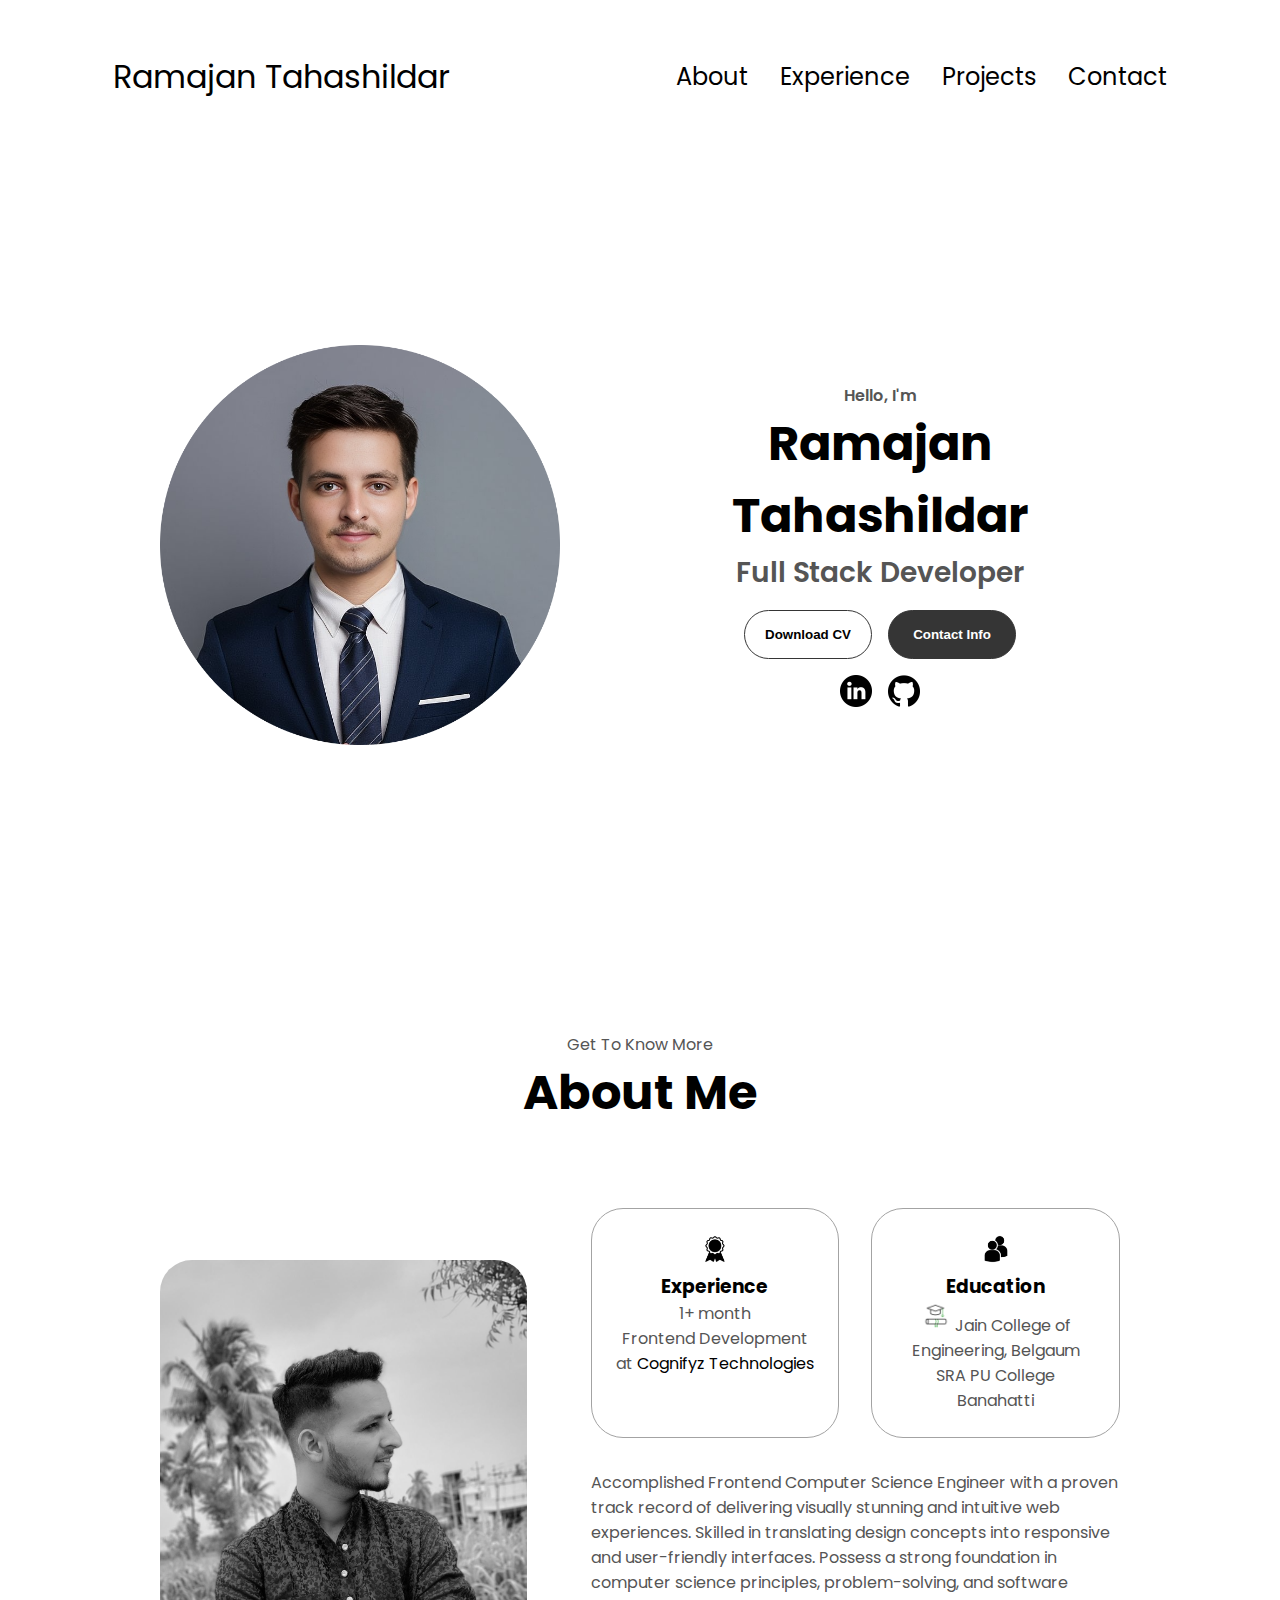
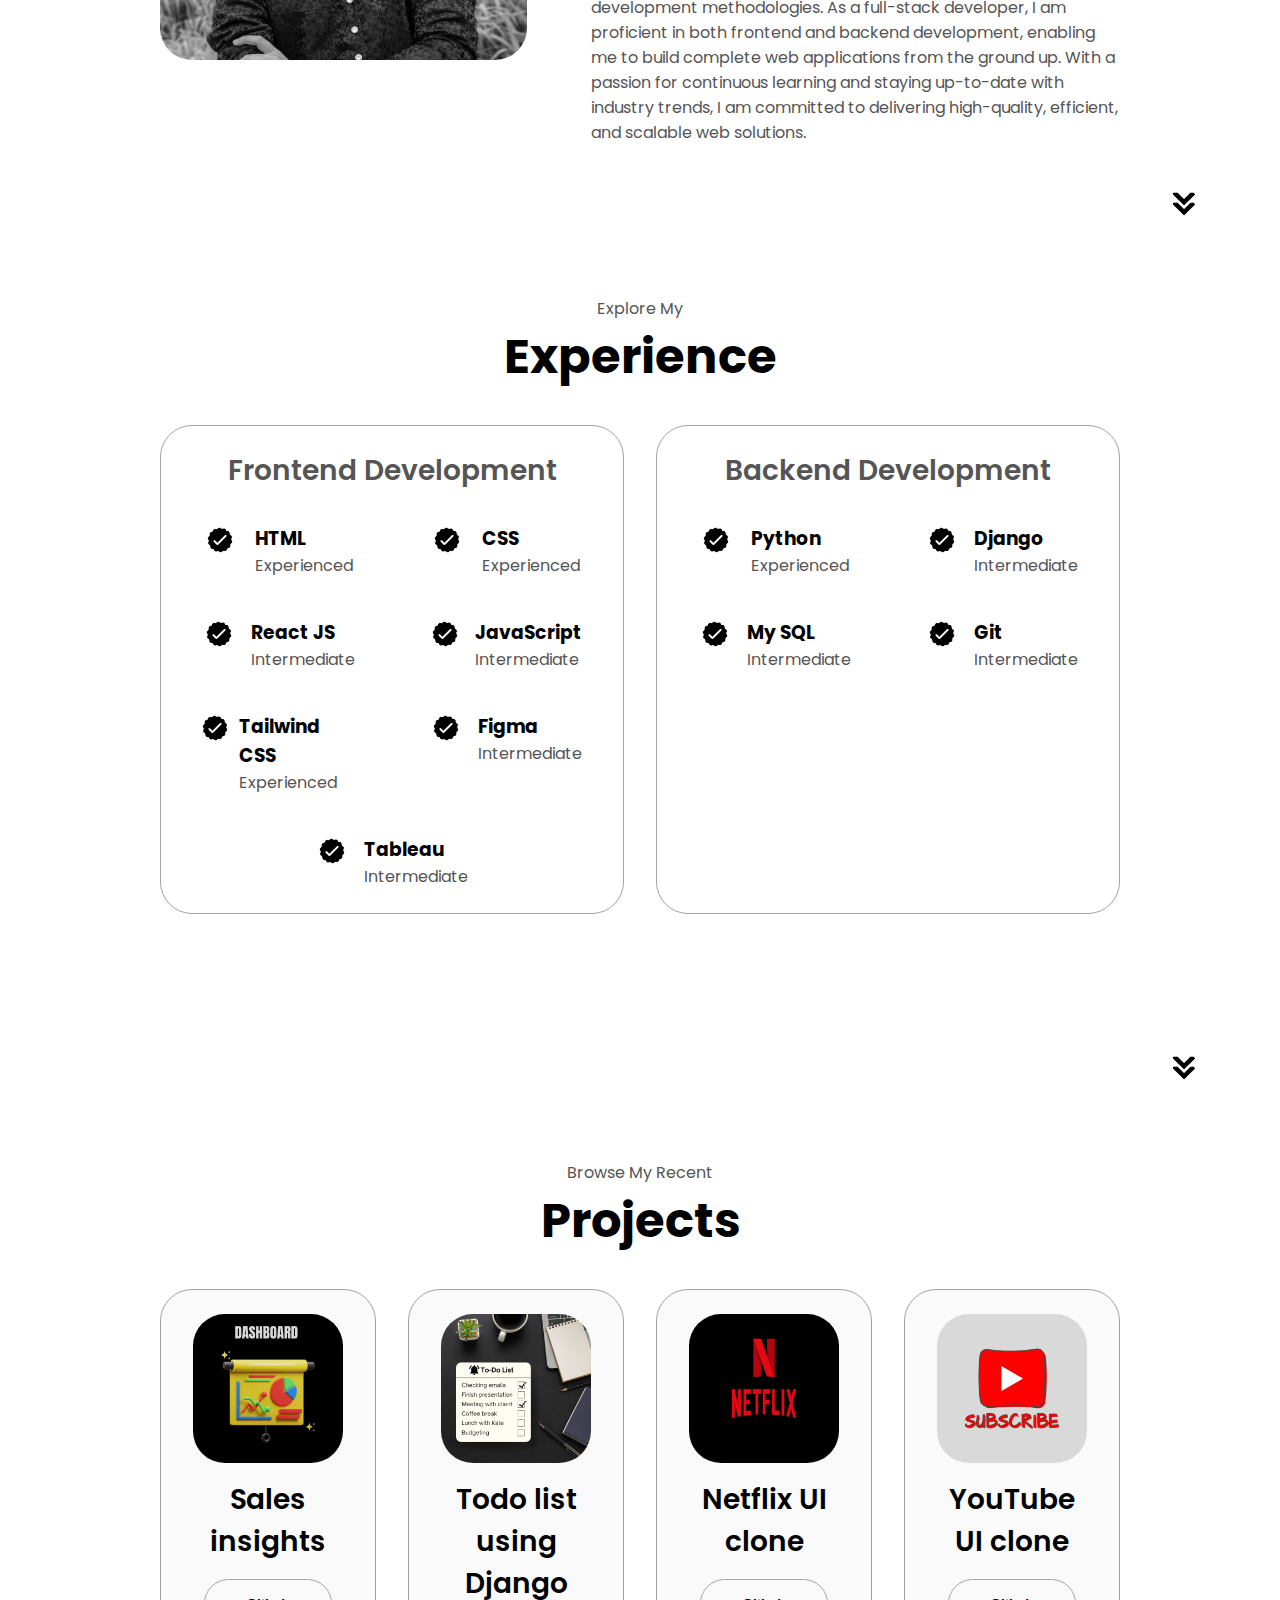
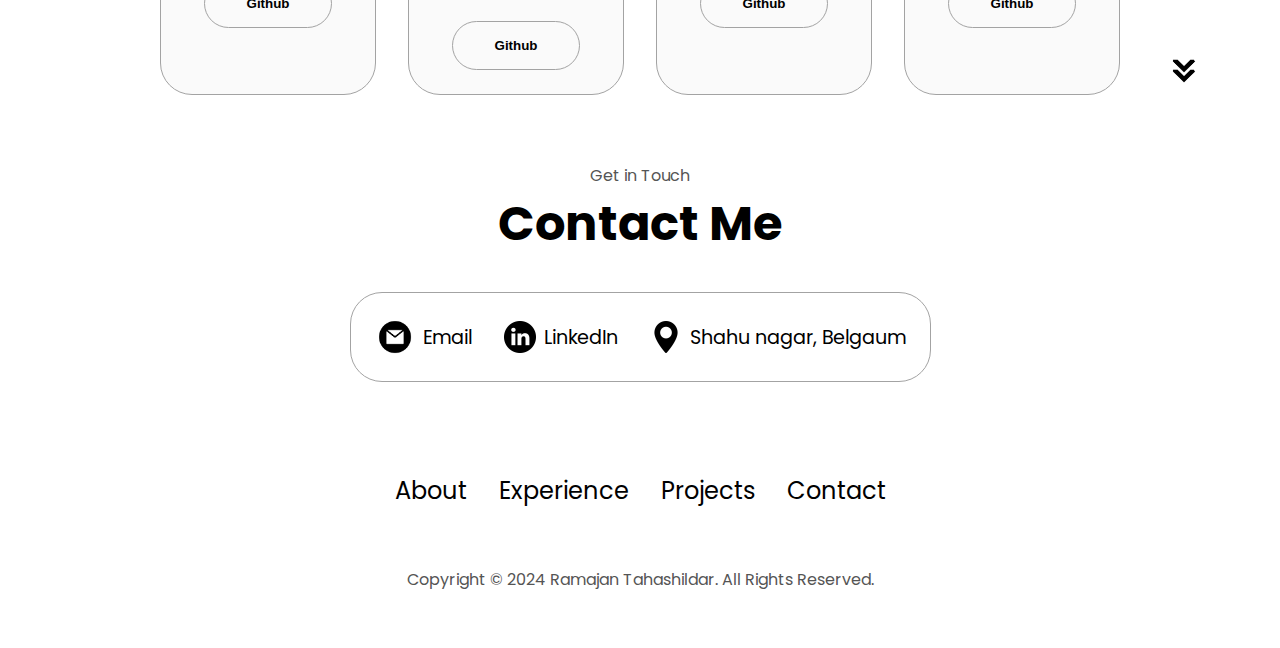
<file: index.html>
<!DOCTYPE html>
<html lang="en">
  <head>
    <meta charset="UTF-8" />
    <meta http-equiv="X-UA-Compatible" content="IE=edge" />
    <meta name="viewport" content="width=device-width, initial-scale=1.0" />
    <link rel="shortcut icon" href="assets/Favicon.png" type="image/x-icon">
    <title>Ramajan T</title>
    <link rel="stylesheet" href="style.css" />
    <link rel="stylesheet" href="mediaqueries.css" />
  </head>
  <body>
    <nav id="desktop-nav">
      <div class="logo">Ramajan Tahashildar</div>
      <div>
        <ul class="nav-links">
          <li><a href="#about">About</a></li>
          <li><a href="#experience">Experience</a></li>
          <li><a href="#projects">Projects</a></li>
          <li><a href="contact.html">Contact</a></li>
        </ul>
      </div>
    </nav>
    <nav id="hamburger-nav">
      <div class="logo">Ramajan Tahashildar</div>
      <div class="hamburger-menu">
        <div class="hamburger-icon" onclick="toggleMenu()">
          <span></span>
          <span></span>
          <span></span>
        </div>
        <div class="menu-links">
          <li><a href="#about" onclick="toggleMenu()">About</a></li>
          <li><a href="#experience" onclick="toggleMenu()">Experience</a></li>
          <li><a href="#projects" onclick="toggleMenu()">Projects</a></li>
          <li><a href="contact.html" onclick="toggleMenu()">Contact</a></li>
        </div>
      </div>
    </nav>
    <section id="profile">
      <div class="section__pic-container">
        <img src="./assets/profile_ramajan.png" alt="Ramajan Tahashildar profile picture" class="ppr"/>
      </div>
      <div class="section__text">
        <p class="section__text__p1">Hello, I'm</p>
        <h1 class="title">Ramajan Tahashildar</h1>
        <p class="section__text__p2">Full Stack Developer</p>
        <div class="btn-container">
          <button
            class="btn btn-color-2"
            onclick="window.open('./assets/resume_ramajan_tahashildar(1).pdf')"
          >
            Download CV
          </button>
          <button class="btn btn-color-1" onclick="location.href='./#contact'">
            Contact Info
          </button>
        </div>
        <div id="socials-container">
          <img
            src="./assets/linkedin.png"
            alt="My LinkedIn profile"
            class="icon"
            onclick="location.href='https://www.linkedin.com/in/ramajan-tahashildar-094b67227/'"
          />
          <img
            src="./assets/github.png"
            alt="My Github profile"
            class="icon"
            onclick="location.href='https://github.com/ramajan-tahashildar'"
          />
        </div>
      </div>
    </section>
    <section id="about">
      <p class="section__text__p1">Get To Know More</p>
      <h1 class="title">About Me</h1>
      <div class="section-container">
        <div class="section__pic-container">
          <img
            src="./assets/Me.jpg"
            alt="Profile picture"
            class="about-pic"
          />
        </div>
        <div class="about-details-container">
          <div class="about-containers">
            <div class="details-container">
              <img
                src="./assets/experience.png"
                alt="Experience icon"
                class="icon"
              />
              <h3>Experience</h3>
              <p>1+ month <br />Frontend Development at <a href="https://cognifyz.com/" alter="cognifyz technology" target="main">Cognifyz Technologies</a> </p>
            </div>
            <div class="details-container">
              <img
                src="./assets/education.png"
                alt="Education icon"
                class="icon"
              />
              <h3>Education</h3>
              <p> <img src="assets/degree.png" alt="degree:" width="30" height="30"> Jain College of Engineering, Belgaum <br />SRA PU College Banahatti</p>
            </div>
          </div>
          <div class="text-container">
            <p>
              Accomplished Frontend Computer Science Engineer with a proven track record of delivering visually stunning and intuitive web experiences. Skilled in translating design concepts into responsive and user-friendly interfaces. Possess a strong foundation in computer science principles, problem-solving, and software development methodologies. As a full-stack developer, I am proficient in both frontend and backend development, enabling me to build complete web applications from the ground up. With a passion for continuous learning and staying up-to-date with industry trends, I am committed to delivering high-quality, efficient, and scalable web solutions.
            </p>
          </div>
        </div>
      </div>
      <img
        src="./assets/arrow.png"
        alt="Arrow icon"
        class="icon arrow"
        onclick="location.href='./#experience'"
      />
    </section>
    <section id="experience">
      <p class="section__text__p1">Explore My</p>
      <h1 class="title">Experience</h1>
      <div class="experience-details-container">
        <div class="about-containers">
          <div class="details-container">
            <h2 class="experience-sub-title">Frontend Development</h2>
            <div class="article-container">
              <article>
                <img
                  src="./assets/checkmark.png"
                  alt="Experience icon"
                  class="icon"
                />
                <div>
                  <h3>HTML</h3>
                  <p>Experienced</p>
                </div>
              </article>
              <article>
                <img
                  src="./assets/checkmark.png"
                  alt="Experience icon"
                  class="icon"
                />
                <div>
                  <h3>CSS</h3>
                  <p>Experienced</p>
                </div>
              </article>
              <article>
                <img
                  src="./assets/checkmark.png"
                  alt="Experience icon"
                  class="icon"
                />
                <div>
                  <h3>React JS</h3>
                  <p>Intermediate</p>
                </div>
              </article>
              <article>
                <img
                  src="./assets/checkmark.png"
                  alt="Experience icon"
                  class="icon"
                />
                <div>
                  <h3>JavaScript</h3>
                  <p>Intermediate</p>
                </div>
              </article>
              <article>
                <img
                  src="./assets/checkmark.png"
                  alt="Experience icon"
                  class="icon"
                />
                <div>
                  <h3>Tailwind CSS</h3>
                  <p>Experienced</p>
                </div>
              </article>
              <article>
                <img
                  src="./assets/checkmark.png"
                  alt="Experience icon"
                  class="icon"
                />
                <div>
                  <h3>Figma</h3>
                  <p>Intermediate</p>
                </div>
              </article>
              <article>
                <img
                  src="./assets/checkmark.png"
                  alt="Experience icon"
                  class="icon"
                />
                <div>
                  <h3>Tableau</h3>
                  <p>Intermediate</p>
                </div>
              </article>
            
            </div>
          </div>
          <div class="details-container">
            <h2 class="experience-sub-title">Backend Development</h2>
            <div class="article-container">
              <article>
                <img
                  src="./assets/checkmark.png"
                  alt="Experience icon"
                  class="icon"
                />
                <div>
                  <h3>Python</h3>
                  <p>Experienced</p>
                </div>
              </article>
              <article>
                <img
                  src="./assets/checkmark.png"
                  alt="Experience icon"
                  class="icon"
                />
                <div>
                  <h3>Django</h3>
                  <p>Intermediate</p>
                </div>
              </article>
              <article>
                <img
                  src="./assets/checkmark.png"
                  alt="Experience icon"
                  class="icon"
                />
                <div>
                  <h3>My SQL</h3>
                  <p>Intermediate</p>
                </div>
              </article>
              <article>
                <img
                  src="./assets/checkmark.png"
                  alt="Experience icon"
                  class="icon"
                />
                <div>
                  <h3>Git</h3>
                  <p>Intermediate</p>
                </div>
              </article>
            </div>
          </div>
        </div>
      </div>
      <img
        src="./assets/arrow.png"
        alt="Arrow icon"
        class="icon arrow"
        onclick="location.href='./#projects'"
      />
    </section>
    <section id="projects">
      <p class="section__text__p1">Browse My Recent</p>
      <h1 class="title">Projects</h1>
      <div class="experience-details-container">
        <div class="about-containers">
          <div class="details-container color-container">
            <div class="article-container">
              <img
                src="./assets/project_dashboard.png"
                alt="Project 1"
                class="project-img"
              />
            </div>
            <h2 class="experience-sub-title project-title">Sales insights</h2>
            <div class="btn-container">
              <button
                class="btn btn-color-2 project-btn"
                onclick="location.href='https://github.com/ramajan-tahashildar/Sales-Insights-Tableau'"
              >
                Github
              </button>
              <!-- <button
                class="btn btn-color-2 project-btn"
                onclick="location.href='https://github.com/'"
              >
                Live Demo
              </button> -->
            </div>
          </div>
          <div class="details-container color-container">
            <div class="article-container">
              <img
                src="./assets/project_todo.png"
                alt="Project 2"
                class="project-img"
              />
            </div>
            <h2 class="experience-sub-title project-title">Todo list using Django</h2>
            <div class="btn-container">
              <button
                class="btn btn-color-2 project-btn"
                onclick="location.href='https://github.com/ramajan-tahashildar/Todo_list_Django'"
              >
                Github
              </button>
              <!-- <button
                class="btn btn-color-2 project-btn"
                onclick="location.href='https://github.com/'"
              >
                Live Demo
              </button> -->
            </div>
          </div>
          <div class="details-container color-container">
            <div class="article-container">
              <img
                src="./assets/project_netflix.png"
                alt="Project 3"
                class="project-img"
              />
            </div>
            <h2 class="experience-sub-title project-title">Netflix UI clone</h2>
            <div class="btn-container">
              <button
                class="btn btn-color-2 project-btn"
                onclick="location.href='https://github.com/ramajan-tahashildar/Netflix-UI-Clone'"
              >
                Github
              </button>
              <!-- <button
                class="btn btn-color-2 project-btn"
                onclick="location.href='https://github.com/'"
              >
                Live Demo
              </button> -->
            </div>
          </div>
          <div class="details-container color-container">
            <div class="article-container">
              <img
                src="./assets/project_yt.png"
                alt="Project 1"
                class="project-img"
              />
            </div>
            <h2 class="experience-sub-title project-title">YouTube UI clone</h2>
            <div class="btn-container">
              <button
                class="btn btn-color-2 project-btn"
                onclick="location.href='https://github.com/ramajan-tahashildar/YouTube-Clone-Frontend'"
              >
                Github
              </button>
              <!-- <button
                class="btn btn-color-2 project-btn"
                onclick="location.href='https://github.com/'"
              >
                Live Demo
              </button> -->
            </div>
          </div>
        </div>
      </div>
      <img
        src="./assets/arrow.png"
        alt="Arrow icon"
        class="icon arrow"
        onclick="location.href='./#contact'"
      />
    </section>
    <section id="contact">
      <p class="section__text__p1">Get in Touch</p>
      <h1 class="title">Contact Me</h1>
      <div class="contact-info-upper-container">
        <div class="contact-info-container">
          <img
            src="./assets/email.png"
            alt="Email icon"
            class="icon contact-icon email-icon"
            id="icon-lower"
          />
          <p><a href="mailto:ramajantahashildar07@gmail.com">Email</a></p>
        </div>
        <div class="contact-info-container">
          <img
            src="./assets/linkedin.png"
            alt="LinkedIn icon"
            class="icon contact-icon"
            id="icon-lower"
          />
          <p><a href="https://www.linkedin.com/in/ramajan-tahashildar-094b67227/">LinkedIn</a></p>
        </div>
        <div class="contact-info-container">
          <img
            src="./assets/Location.png"
            alt="Location icon"
            class="icon contact-icon location-icon" 
            id="icon-lower"
          />
          <p> <a href="https://www.google.com/maps/place/Shahu+Nagar,+Belagavi,+Karnataka+590010/@15.8920784,74.5064225,16z/data=!3m1!4b1!4m6!3m5!1s0x3bbf615b5bb78aad:0x8ee04be753d333c9!8m2!3d15.8927751!4d74.512637!16s%2Fg%2F1tzlxdmv?entry=ttu&g_ep=EgoyMDI0MDgyMS4wIKXMDSoASAFQAw%3D%3D" target="main">Shahu nagar, Belgaum</a></p>
        </div>
      </div>
    </section>
    <footer>
      <nav>
        <div class="nav-links-container">
          <ul class="nav-links">
            <li><a href="#about">About</a></li>
            <li><a href="#experience">Experience</a></li>
            <li><a href="#projects">Projects</a></li>
            <li><a href="contact.html">Contact</a></li>
          </ul>
        </div>
      </nav>
      <p>Copyright &#169; 2024 Ramajan Tahashildar. All Rights Reserved.</p>
    </footer>
    <script src="script.js"></script>
  </body>
</html>
</file>
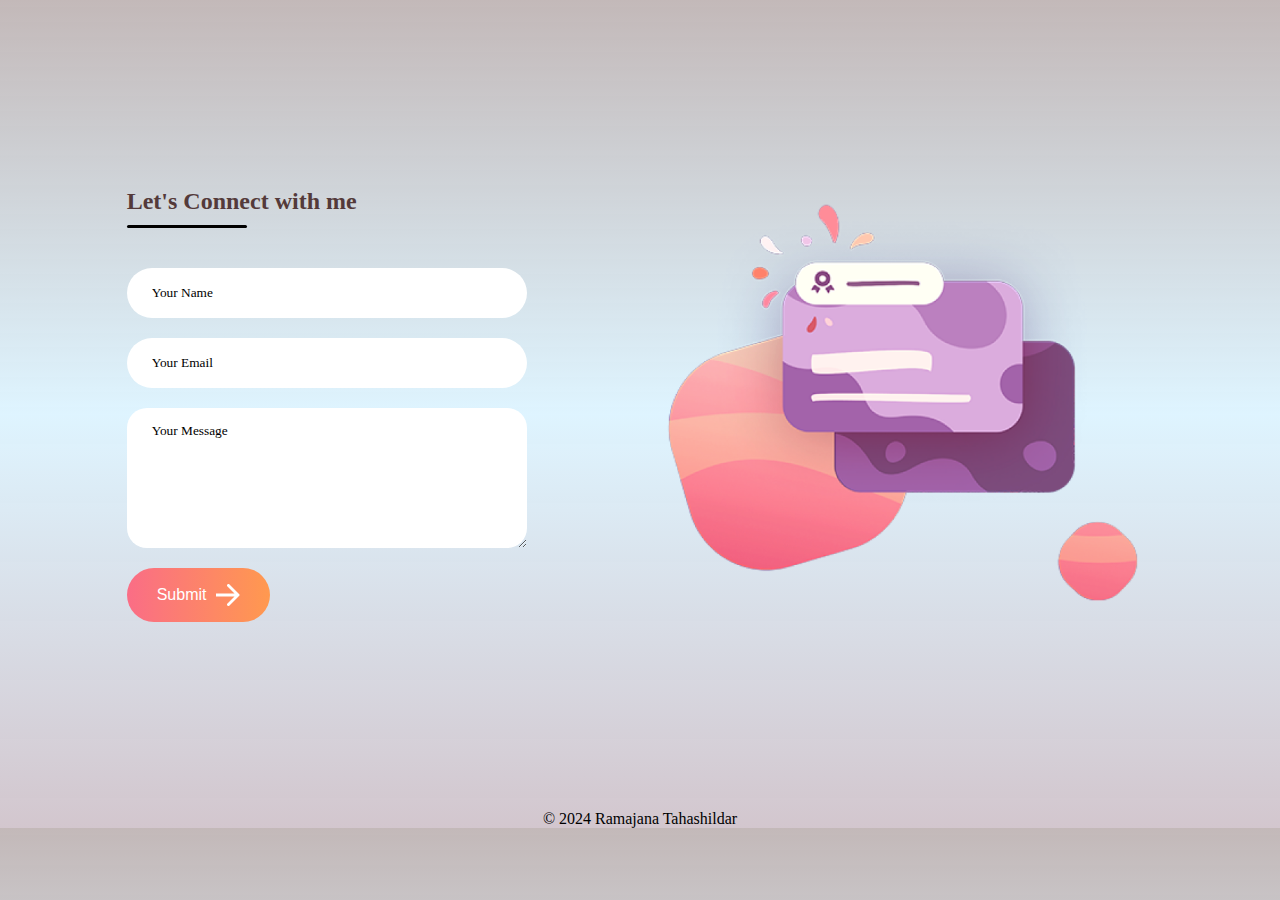
<file: contact.html>
<!DOCTYPE html>
<html lang="en">
<head>
    <meta charset="UTF-8">
    <meta name="viewport" content="width=device-width, initial-scale=1.0">
    <link rel="stylesheet" href="contact.css">
    <link rel="shortcut icon" href="assets/Favicon.png" type="image/x-icon">
    <title>Contact me</title>
</head>
<body>
    <div class="feedback-container">
        <form action="https://api.web3forms.com/submit" method="POST" class="feedback-left">
            <div class="feedback-title">
                <h2>Let's Connect with me</h2>
                <hr>
            </div>
            <input type="hidden" name="access_key" value="e992f0a7-e94a-4a8b-825a-efb783b6269c">
            <input type="text" class="feedback-input" name="name" placeholder="Your Name" required>
            <input type="text" class="feedback-input" name="Email" placeholder="Your Email" required>
            <textarea  class="feedback-input" name="message" placeholder="Your Message" required></textarea>
            <button type="submit">Submit <img src="assets/arrow_icon.png" alt=""></button>
        </form>
        <div class="feedback-right">
            <img src="assets/right_img.png" alt="">
        </div>
    </div>
    <div class="copy-right">&copy; 2024 Ramajana Tahashildar</div>
</body>
</html>
</file>
<file: style.css>
/* GENERAL */

@import url("https://fonts.googleapis.com/css2?family=Poppins:wght@300;400;500;600&display=swap");

* {
  margin: 0;
  padding: 0;
}

body {
  font-family: "Poppins", sans-serif;
}

html {
  scroll-behavior: smooth;
}

p {
  color: rgb(85, 85, 85);
}

/* TRANSITION */

a,
.btn {
  transition: all 300ms ease;
}

/* DESKTOP NAV */

nav,
.nav-links {
  display: flex;
}

nav {
  justify-content: space-around;
  align-items: center;
  height: 17vh;
}

.nav-links {
  gap: 2rem;
  list-style: none;
  font-size: 1.5rem;
}

a {
  color: black;
  text-decoration: none;
  text-decoration-color: white;
}

a:hover {
  color: grey;
  text-decoration: underline;
  text-underline-offset: 1rem;
  text-decoration-color: rgb(181, 181, 181);
}

.logo {
  font-size: 2rem;
}

.logo:hover {
  cursor: default;
}

/* HAMBURGER MENU */

#hamburger-nav {
  display: none;
}

.hamburger-menu {
  position: relative;
  display: inline-block;
}

.hamburger-icon {
  display: flex;
  flex-direction: column;
  justify-content: space-between;
  height: 24px;
  width: 30px;
  cursor: pointer;
}

.hamburger-icon span {
  width: 100%;
  height: 2px;
  background-color: black;
  transition: all 0.3 ease-in-out;
}

.menu-links {
  position: absolute;
  top: 100%;
  right: 0;
  background-color: white;
  width: fit-content;
  max-height: 0;
  overflow: hidden;
  transition: all 0.3 ease-in-out;
}

.menu-links a {
  display: block;
  padding: 10px;
  text-align: center;
  font-size: 1.5rem;
  color: black;
  text-decoration: none;
  transition: all 0.3 ease-in-out;
}

.menu-links li {
  list-style: none;
}

.menu-links.open {
  max-height: 300px;
}

.hamburger-icon.open span:first-child {
  transform: rotate(45deg) translate(10px, 5px);
}

.hamburger-icon.open span:nth-child(2) {
  opacity: 0;
}

.hamburger-icon.open span:last-child {
  transform: rotate(-45deg) translate(10px, -5px);
}

.hamburger-icon span:first-child {
  transform: none;
}

.hamburger-icon span:first-child {
  opacity: 1;
}

.hamburger-icon span:first-child {
  transform: none;
}

/* SECTIONS */

section {
  padding-top: 4vh;
  height: 96vh;
  margin: 0 10rem;
  box-sizing: border-box;
  min-height: fit-content;
}

.section-container {
  display: flex;
}

/* PROFILE SECTION */

#profile {
  display: flex;
  justify-content: center;
  gap: 5rem;
  height: 80vh;
}

.section__pic-container {
  display: flex;
  height: 400px;
  width: 400px;
  margin: auto 0;
}

.section__text {
  align-self: center;
  text-align: center;
}

.section__text p {
  font-weight: 600;
}

.section__text__p1 {
  text-align: center;
}

.section__text__p2 {
  font-size: 1.75rem;
  margin-bottom: 1rem;
}

.title {
  font-size: 3rem;
  text-align: center;
}

#socials-container {
  display: flex;
  justify-content: center;
  margin-top: 1rem;
  gap: 1rem;
}

/* ICONS */

.icon {
  cursor: pointer;
  height: 2rem;
}

/* BUTTONS */

.btn-container {
  display: flex;
  justify-content: center;
  gap: 1rem;
}

.btn {
  font-weight: 600;
  transition: all 300ms ease;
  padding: 1rem;
  width: 8rem;
  border-radius: 2rem;
}

.btn-color-1,
.btn-color-2 {
  border: rgb(53, 53, 53) 0.1rem solid;
}

.btn-color-1:hover,
.btn-color-2:hover {
  cursor: pointer;
}

.btn-color-1,
.btn-color-2:hover {
  background: rgb(53, 53, 53);
  color: white;
}

.btn-color-1:hover {
  background: rgb(0, 0, 0);
}

.btn-color-2 {
  background: none;
}

.btn-color-2:hover {
  border: rgb(255, 255, 255) 0.1rem solid;
}

.btn-container {
  gap: 1rem;
}

/* ABOUT SECTION */

#about {
  position: relative;
}

.about-containers {
  gap: 2rem;
  margin-bottom: 2rem;
  margin-top: 2rem;
}

.about-details-container {
  justify-content: center;
  flex-direction: column;
}

.about-containers,
.about-details-container {
  display: flex;
}

.about-pic {
  border-radius: 2rem;
}

.arrow {
  position: absolute;
  right: -5rem;
  bottom: 2.5rem;
}

.details-container {
  padding: 1.5rem;
  flex: 1;
  background: white;
  border-radius: 2rem;
  border: rgb(53, 53, 53) 0.1rem solid;
  border-color: rgb(163, 163, 163);
  text-align: center;
}

.section-container {
  gap: 4rem;
  height: 80%;
}

.section__pic-container {
  height: 400px;
  width: 400px;
  margin: auto 0;
}

/* EXPERIENCE SECTION */

#experience {
  position: relative;
}

.experience-sub-title {
  color: rgb(85, 85, 85);
  font-weight: 600;
  font-size: 1.75rem;
  margin-bottom: 2rem;
}

.experience-details-container {
  display: flex;
  justify-content: center;
  flex-direction: column;
}

.article-container {
  display: flex;
  text-align: initial;
  flex-wrap: wrap;
  flex-direction: row;
  gap: 2.5rem;
  justify-content: space-around;
}

article {
  display: flex;
  width: 10rem;
  justify-content: space-around;
  gap: 0.5rem;
}

article .icon {
  cursor: default;
}

/* PROJECTS SECTION */

#projects {
  position: relative;
}

.color-container {
  border-color: rgb(163, 163, 163);
  background: rgb(250, 250, 250);
}

.project-img {
  border-radius: 2rem;
  width: 90%;
  height: 90%;
}

.project-title {
  margin: 1rem;
  color: black;
}

.project-btn {
  color: black;
  border-color: rgb(163, 163, 163);
}

/* CONTACT */

#contact {
  display: flex;
  justify-content: center;
  flex-direction: column;
  height: 70vh;
}

.contact-info-upper-container {
  display: flex;
  justify-content: center;
  border-radius: 2rem;
  border: rgb(53, 53, 53) 0.1rem solid;
  border-color: rgb(163, 163, 163);
  background: (250, 250, 250);
  margin: 2rem auto;
  padding: 0.5rem;
}

.contact-info-container {
  display: flex;
  align-items: center;
  justify-content: center;
  gap: 0.5rem;
  margin: 1rem;
}

.contact-info-container p {
  font-size: larger;
}

.contact-icon {
  cursor: default;
}

.email-icon {
  height: 2.5rem;
}

/* FOOTER SECTION */

footer {
  height: 26vh;
  margin: 0 1rem;
}

footer p {
  text-align: center;
}
/* .ppr{
  border-radius: 200px;
  width: 300px;
  height: 300px;
  animation: bounce 1s infinite alternate;
  
} */
/* for image animations*/ 
/* @keyframes bounce {
  from {
    transform: translateY(0px);
  }

  to {
    transform: translateY(-10px);
}
} */
</file>
<file: mediaqueries.css>
@media screen and (max-width: 1400px) {
  #profile {
    height: 83vh;
    margin-bottom: 6rem;
  }
  .about-containers {
    flex-wrap: wrap;
  }
  #contact,
  #projects {
    height: fit-content;
  }
}

@media screen and (max-width: 1200px) {
  #desktop-nav {
    display: none;
  }
  #hamburger-nav {
    display: flex;
  }
  #experience,
  .experience-details-container {
    margin-top: 2rem;
  }
  #profile,
  .section-container {
    display: block;
  }
  .arrow {
    display: none;
  }
  section,
  .section-container {
    height: fit-content;
  }
  section {
    margin: 0 5%;
  }
  .section__pic-container {
    width: 275px;
    height: 275px;
    margin: 0 auto 2rem;
  }
  .about-containers {
    margin-top: 0;
  }
}

@media screen and (max-width: 600px) {
  #contact,
  footer {
    height: 40vh;
  }
  #profile {
    height: 83vh;
    margin-bottom: 0;
  }
  article {
    font-size: 1rem;
  }
  footer nav {
    height: fit-content;
    margin-bottom: 2rem;
  }
  .about-containers,
  .contact-info-upper-container,
  .btn-container {
    flex-wrap: wrap;
  }
  .contact-info-container {
    margin: 0;
  }
  .contact-info-container p,
  .nav-links li a {
    font-size: 1rem;
  }
  .experience-sub-title {
    font-size: 1.25rem;
  }
  .logo {
    font-size: 1.5rem;
  }
  .nav-links {
    flex-direction: column;
    gap: 0.5rem;
    text-align: center;
  }
  .section__pic-container {
    width: auto;
    height: 46vw;
    justify-content: center;
  }
  .section__text__p2 {
    font-size: 1.25rem;
  }
  .title {
    font-size: 2rem;
  }
  .text-container {
    text-align: justify;
  }
}
</file>
<file: contact.css>
*{
    padding: 0%;
    margin: 0%;
    box-sizing: border-box;
}
body{
    font-family: Georgia, 'Times New Roman', Times, serif;
    background: linear-gradient(#9b8a8a99,rgba(209, 240, 255, 0.711),#beacb7ae);
}
.feedback-container{
    height: 90vh;
    display: flex;
    align-items: center;
    justify-content: space-evenly;
}
.feedback-left{
    display: flex;
    flex-direction: column;
    align-items: start;
    gap: 20px;
}
.feedback-title h2{
    font-weight: s600;
    color: rgb(84, 58, 58);
    font-size: 30spx;
    margin-bottom: 10px;
}
.feedback-title hr{
  border: none;
  width: 120px;
  height: 3px;
  background-color: black;
  border-radius: 10px;
  margin-bottom: 20px;
}
.feedback-input{
    width: 400px;
    height: 50px;
    border: none;
    outline: none;
    color: #666;
    padding-left:25px ;
    border-radius: 50px;
    font-family: 'Times New Roman', Times, serif;
    color: rgb(30, 30, 30);
}
.feedback-left textarea{
    height: 140px;
    padding-top: 15px;
    border-radius: 20px;
    font-family: 'Times New Roman', Times, serif;
}
.feedback-input:focus{
    border: 2px solid #ff994f;
}
.feedback-input:hover{
    background-color: #c9bdb4;
}
.feedback-input::placeholder{
    color: #000000;
}
.feedback-left button{
    display: flex;
    align-items: center;
    padding: 15px 30px;
    font-size: 16px;
    color: #fff;
    gap: 10px;
    border: none;
    border-radius: 50px;
    background: linear-gradient( 270deg,#ff994f,#fa6d86);
    cursor: pointer;
}
.feedbak-left button img{
    height: 15px;
}
.feedback-right img{
    width: 500px;
}
.copy-right{
    text-align: center;
    font-family: Cambria, Cochin, Georgia, Times, 'Times New Roman', serif
}
@media (max-width:800px) {
    .feedback-input{
        width: 80vw;
    }
    .feedback-right{
        display: none;
    }
    
}
</file>
